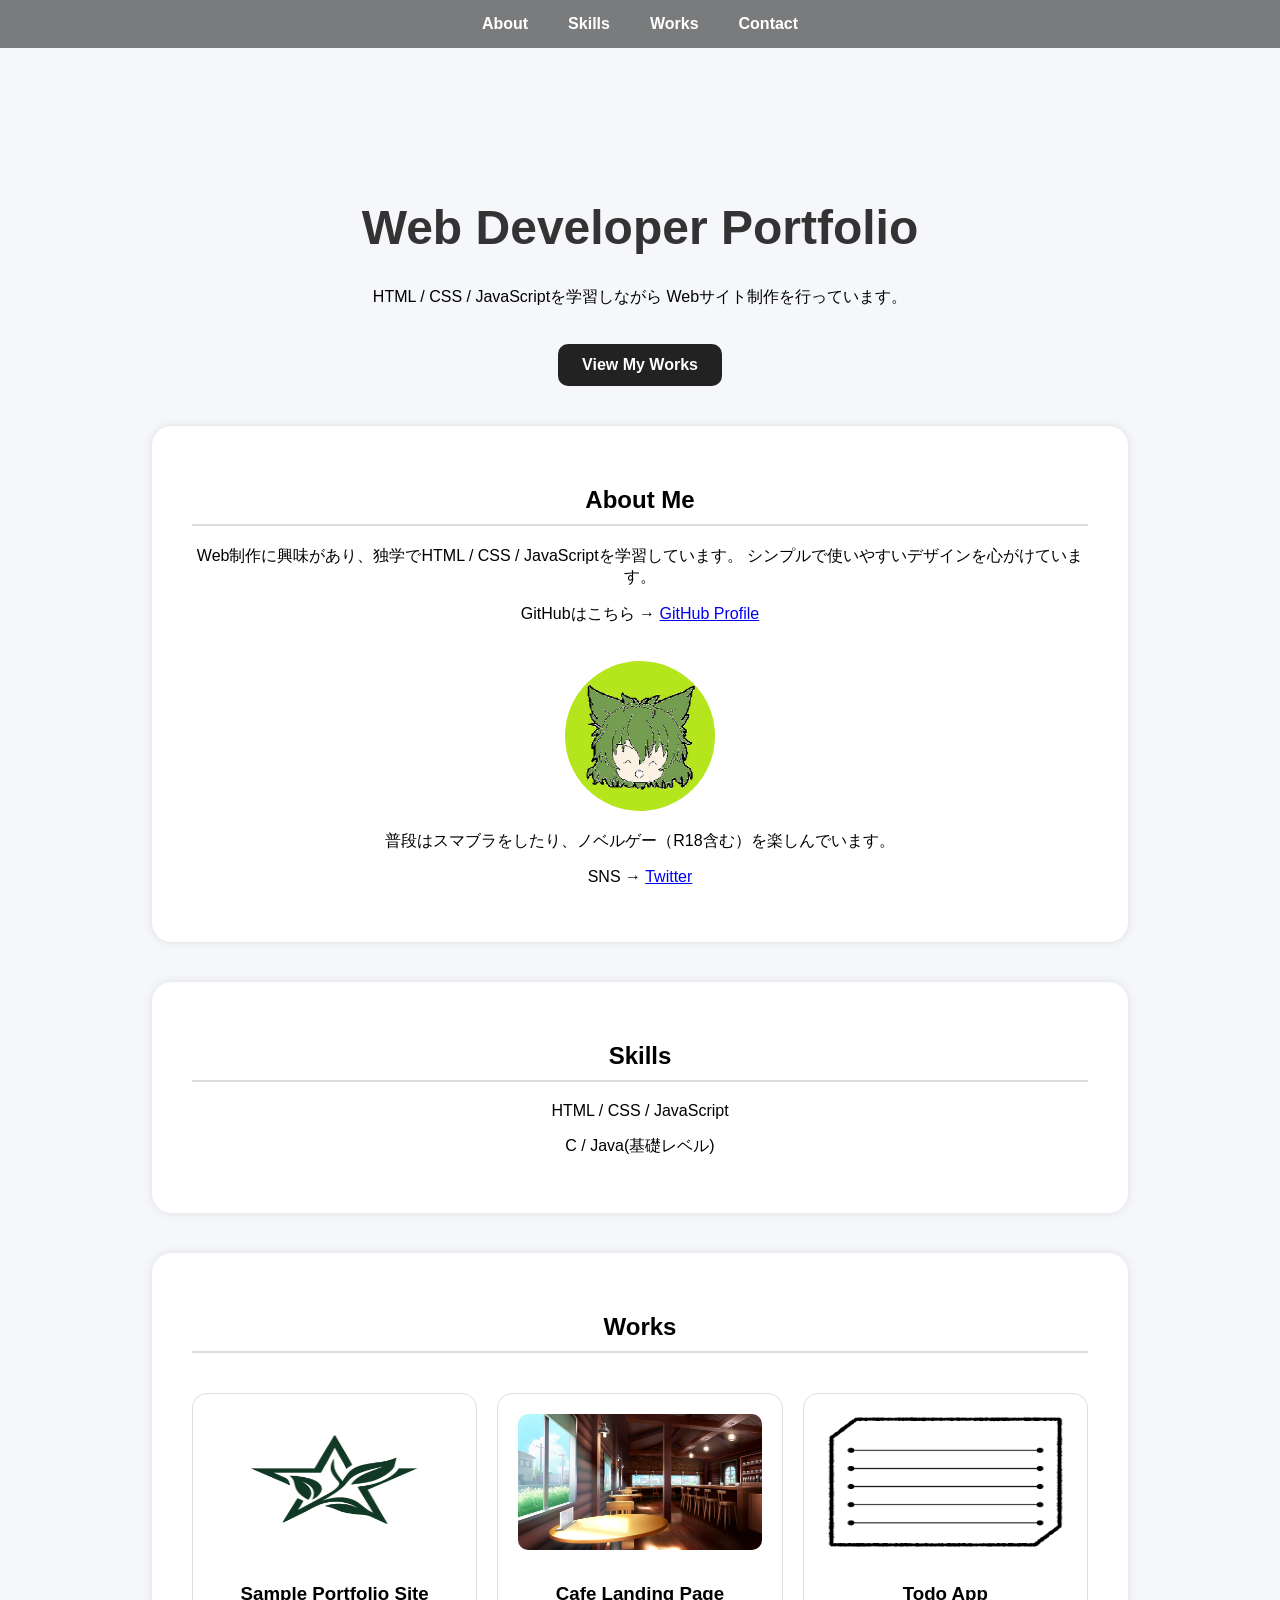
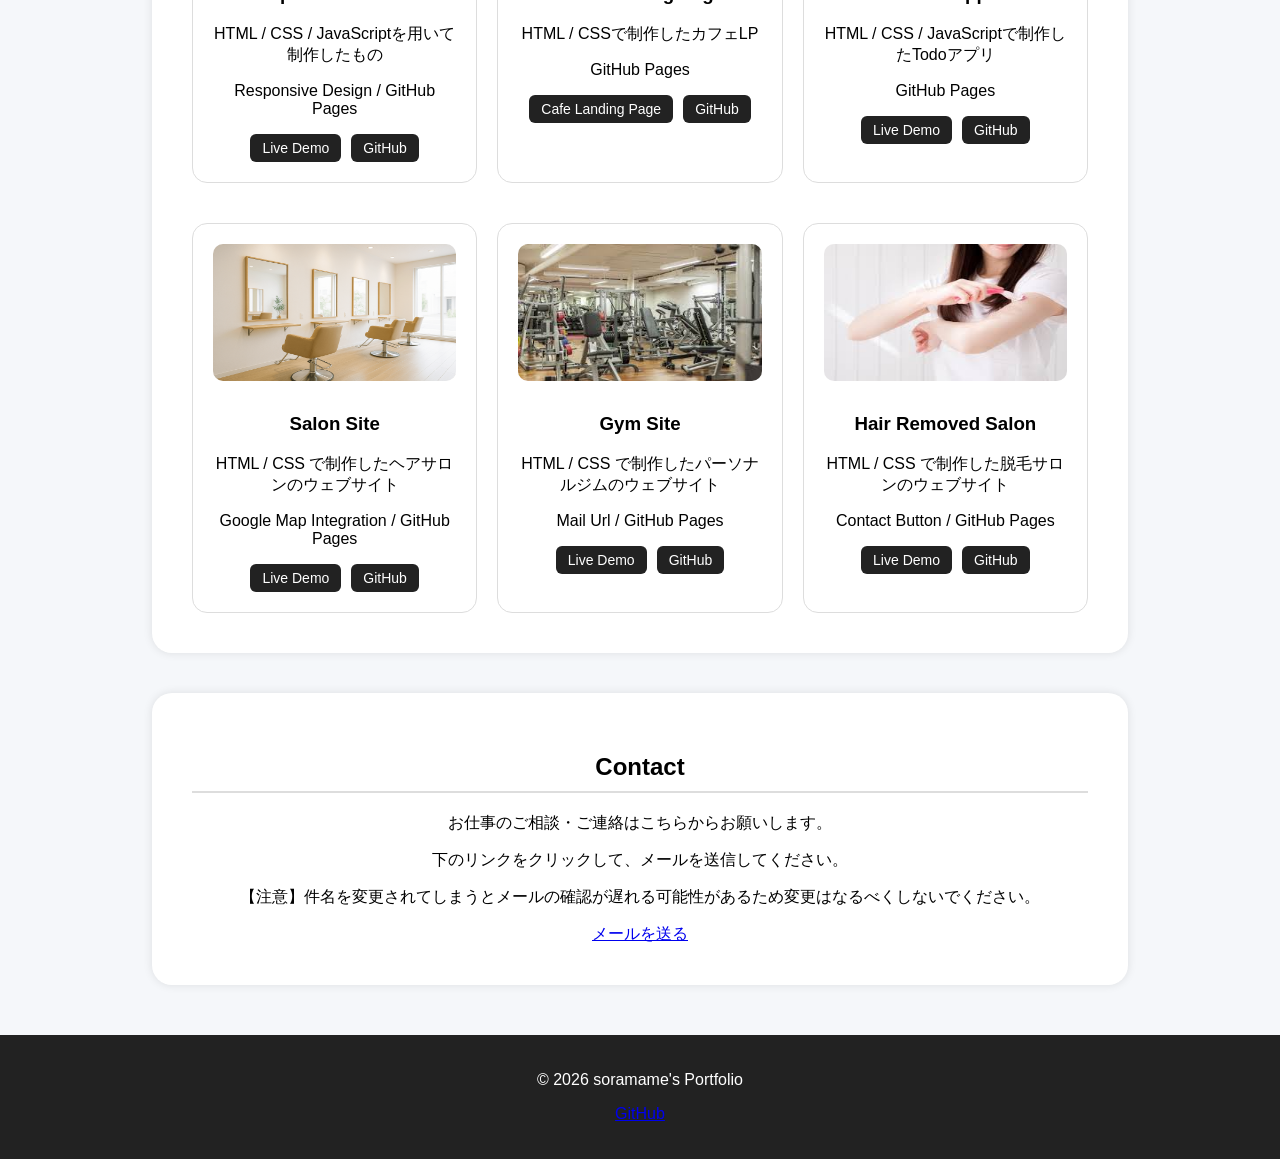
<file: index.html>
<!DOCTYPE html>
<html lang="ja">

    <head>
        <meta charset="UTF-8">
        <meta name="viewport" content="width=device-width, initial-scale=1.0">
        <title>My Site</title>
        <link rel="stylesheet" href="style.css">
    </head>

    <body>
    <nav>
        <ul>
            <li><a href="#about">About</a></li>
            <li><a href="#skills">Skills</a></li>
            <li><a href="#works">Works</a></li>
            <li><a href="#contact">Contact</a></li>
        </ul>
    </nav>

    <header>
        <h1>Web Developer Portfolio</h1>
            <p>
                HTML / CSS / JavaScriptを学習しながら  
                Webサイト制作を行っています。
            </p>
        <a href="#works" class="cta-button">View My Works</a>
    </header>

    <main>
        <section id="about" class="about fade-in">
            <h2>About Me</h2>
            <p>
                Web制作に興味があり、独学でHTML / CSS / JavaScriptを学習しています。  
                シンプルで使いやすいデザインを心がけています。
            </p>
            <p>
                GitHubはこちら →
                <a href="https://github.com/soramame378" target="_blank">
                    GitHub Profile
                </a>
            </p>

            <img src="images/icon.jpg" alt="プロフィール画像" class="profile-img">
            <p>普段はスマブラをしたり、ノベルゲー（R18含む）を楽しんでいます。</p>
            <p>
                SNS →
                <a href="https://x.com/soramame_pop90" target="_blank">
                    Twitter
                </a>
            </p>
        </section>

        <section id="skills" class="skills fade-in">
            <h2>Skills</h2>
            <p>HTML / CSS / JavaScript</p>
            <p>C / Java(基礎レベル)</p>
        </section>

        <section id="works" class="fade-in">
            <h2>Works</h2>
            <div class="works-container">
                
                <div class="work-item">
                    <img src="images/portfolio.png" alt="Portfolio Site">
                    <h3>Sample Portfolio Site</h3>
                    <p>HTML / CSS / JavaScriptを用いて制作したもの</p>
                    <p>Responsive Design / GitHub Pages</p>
                    <div class="work-links">

                        <a href="https://soramame378.github.io/web_01/" target="_blank">Live Demo</a>
                        <a href="https://github.com/soramame378/web_01" target="_blank">GitHub</a>

                    </div>
                </div>

                <div class="work-item">
                    <img src="cafe-lp/images/cafe.jpg" alt="Cafe Landing Page">
                    <h3>Cafe Landing Page</h3>
                    <p>HTML / CSSで制作したカフェLP</p>
                    <p>GitHub Pages</p>
                    <div class="work-links">
                        <a href="cafe-lp/index.html" target="_blank">Cafe Landing Page</a>
                        <a href="https://github.com/soramame378/web_01/tree/main/cafe-lp" target="_blank">GitHub</a>
                    </div>
                </div>

                <div class="work-item">
                        <img src="todo-app/images/to-do.jpg" alt="Todo App">
                        <h3>Todo App</h3>
                        <p>HTML / CSS / JavaScriptで制作したTodoアプリ</p>
                        <p>GitHub Pages</p>
                        <div class="work-links">
                            <a href="todo-app/index.html" target="_blank">Live Demo</a>
                            <a href="https://github.com/soramame378/web_01/tree/main/todo-app" target="_blank">GitHub</a>
                        </div>
                </div>

                <div class="work-item">
                        <img src="salon-site/images/salon.jpg" alt="Salon-Site">
                        <h3>Salon Site</h3>
                        <p>HTML / CSS で制作したヘアサロンのウェブサイト</p>
                        <p>Google Map Integration / GitHub Pages</p>
                        <div class="work-links">
                            <a href="salon-site/index.html" target="_blank">Live Demo</a>
                            <a href="https://github.com/soramame378/web_01/tree/main/salon-site" target="_blank">GitHub</a>
                        </div>
                </div>

                <div class="work-item">
                        <img src="gym-lp/images/gym01.jpg" alt="Gym-Site">
                        <h3>Gym Site</h3>
                        <p>HTML / CSS で制作したパーソナルジムのウェブサイト</p>
                        <p>Mail Url / GitHub Pages</p>
                        <div class="work-links">
                            <a href="gym-lp/index.html" target="_blank">Live Demo</a>
                            <a href="https://github.com/soramame378/web_01/tree/main/gym-lp" target="_blank">GitHub</a>
                        </div>
                </div>

                
                <div class="work-item">
                        <img src="hair-removed-salon/images/hair_removed_salon.jpg" alt="Hair Removed Salon">
                        <h3>Hair Removed Salon</h3>
                        <p>HTML / CSS で制作した脱毛サロンのウェブサイト</p>
                        <p>Contact Button / GitHub Pages</p>
                        <div class="work-links">
                            <a href="hair-removed-salon/index.html" target="_blank">Live Demo</a>
                            <a href="https://github.com/soramame378/web_01/tree/main/hair-removed-salon" target="_blank">GitHub</a>
                        </div>
                </div>
            </div>

        </section>

        <section id="contact" class="fade-in">
            <h2>Contact</h2>

            <p>お仕事のご相談・ご連絡はこちらからお願いします。</p>
            <p>下のリンクをクリックして、メールを送信してください。</p>
            <p>【注意】件名を変更されてしまうとメールの確認が遅れる可能性があるため変更はなるべくしないでください。</p>
            <a href="mailto:takafumi20020310@gmail.com?subject=サイト制作の相談&body=お名前：%0Aお問い合わせ内容：">
                メールを送る
            </a>

        </section>

    </main>

    <footer>
        <p>© 2026 soramame's Portfolio</p>
        <p>
            <a href="https://github.com/soramame378" target="_blank">
                GitHub
            </a>
        </p>

    </footer>

        <script src="script.js"></script>
    </body>
</html>
</file>
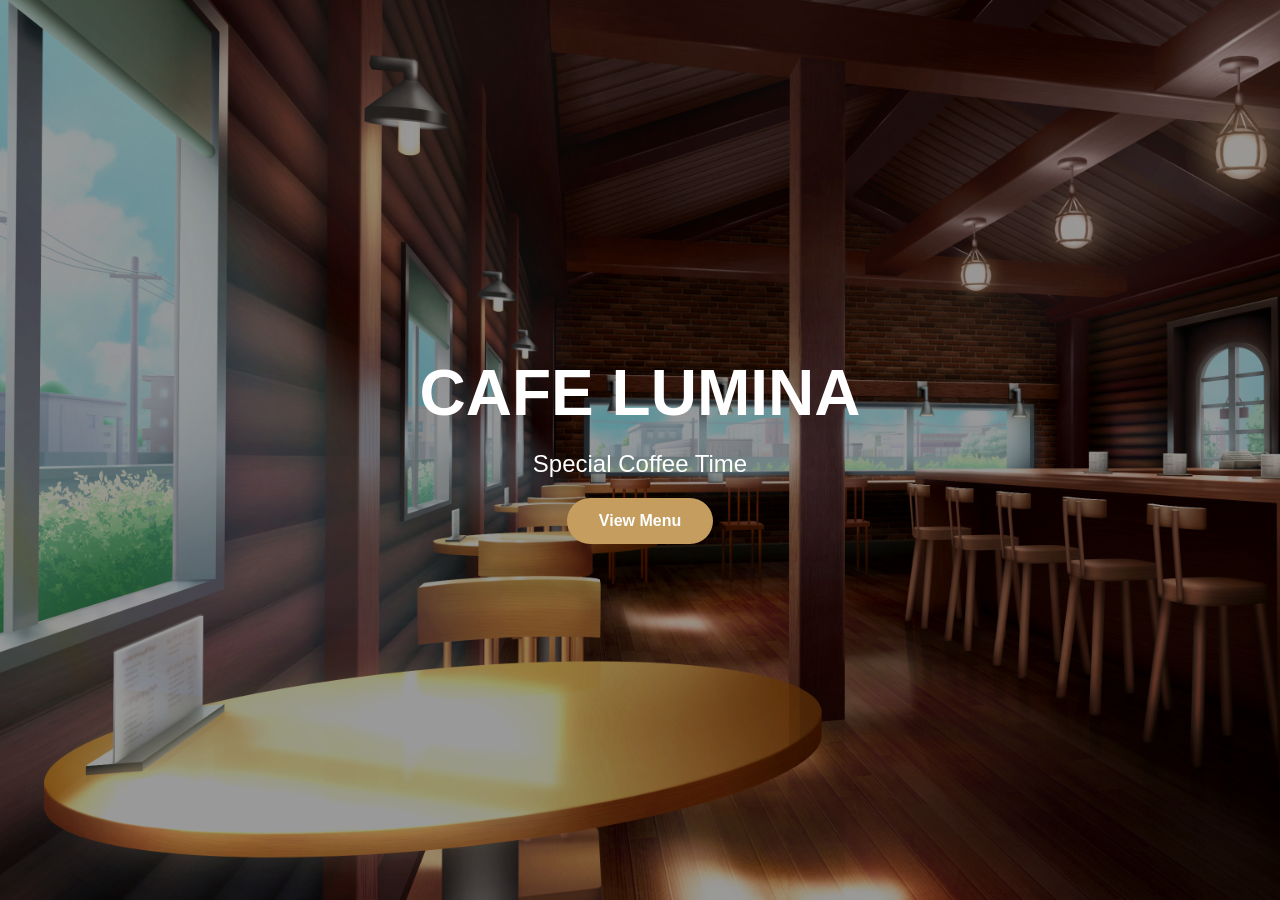
<file: cafe-lp/index.html>
<!DOCTYPE html>
<html lang="ja">
    <head>
        <meta charset="UTF-8">
        <meta name="viewport" content="width=device-width, initial-scale=1.0">
        <title>Cafe Lumina</title>
        <link rel="stylesheet" href="style.css">
    </head>

    <body>

        <header class="hero">

            <div class="hero-content">
                <h1>CAFE LUMINA</h1>
                <p>Special Coffee Time</p>
                <a href="#" class="hero-btn">View Menu</a>
            </div>

        </header>

    </body>
</html>
</file>
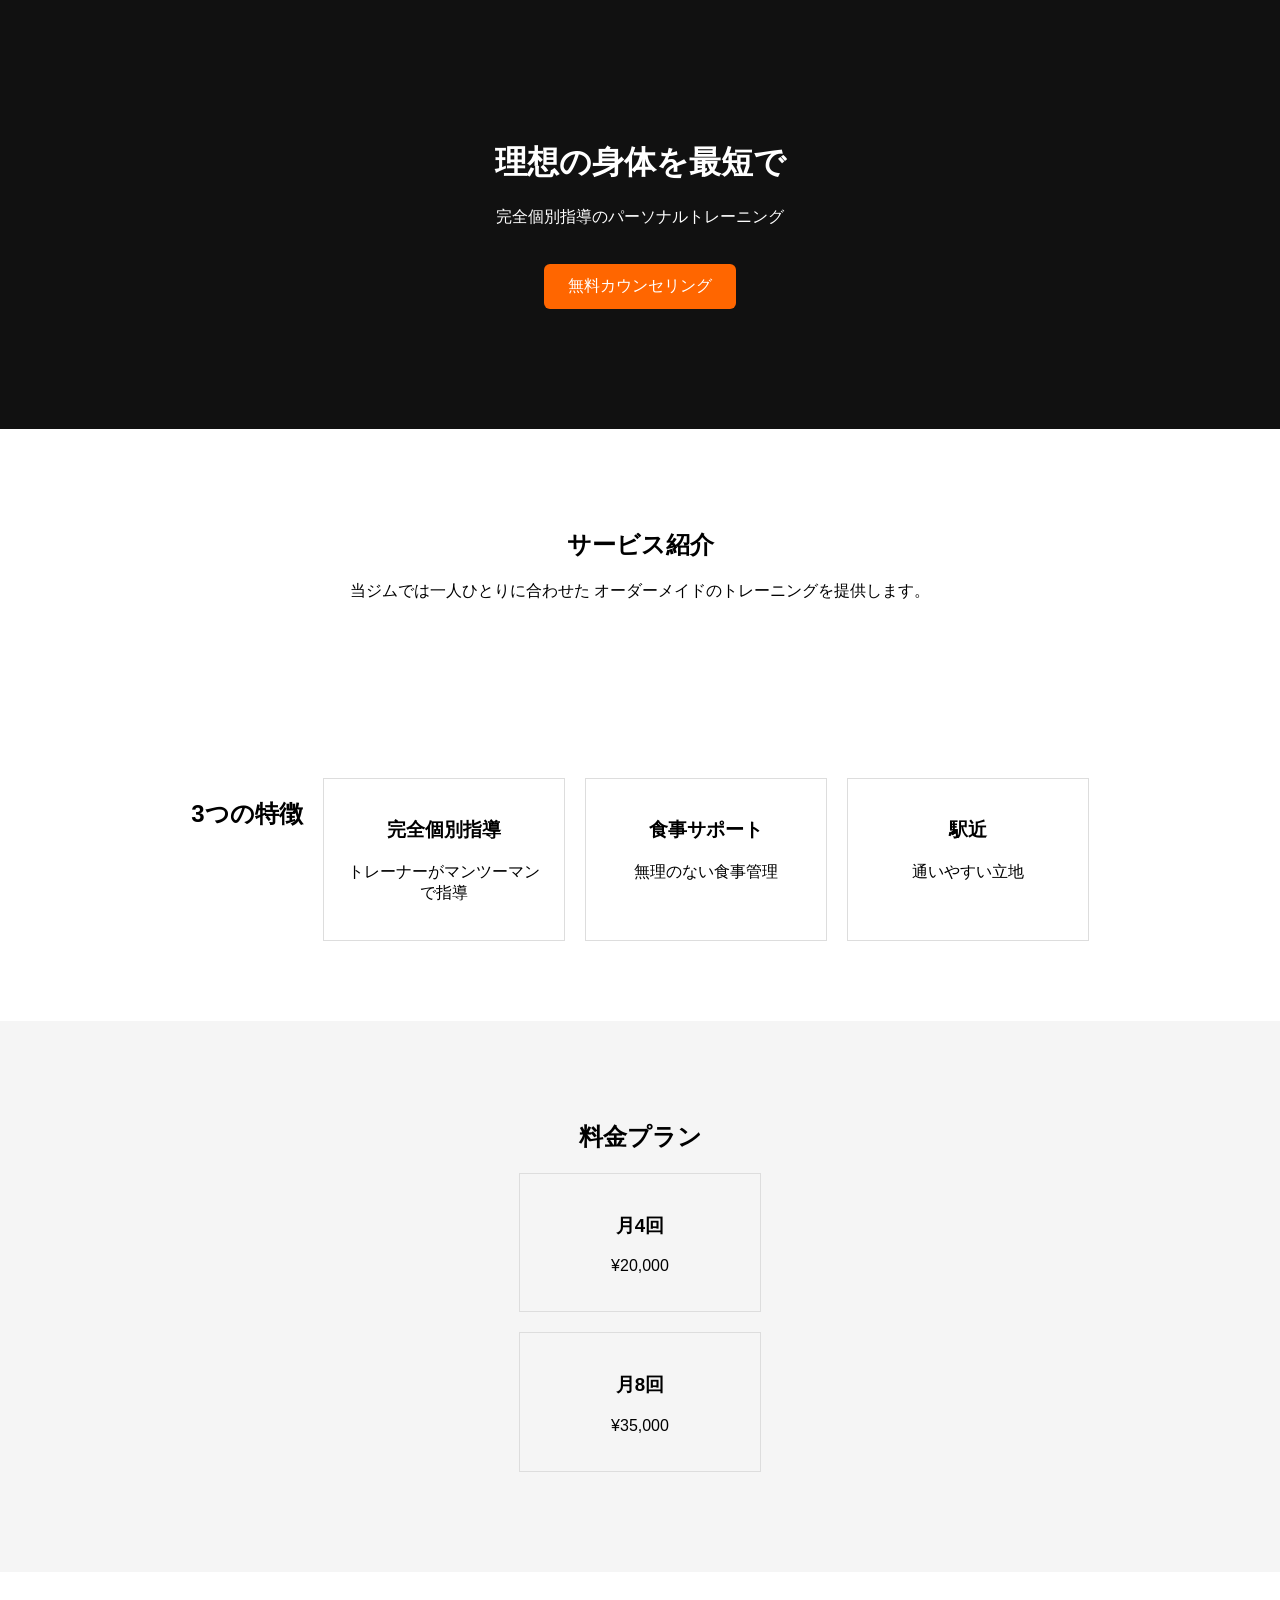
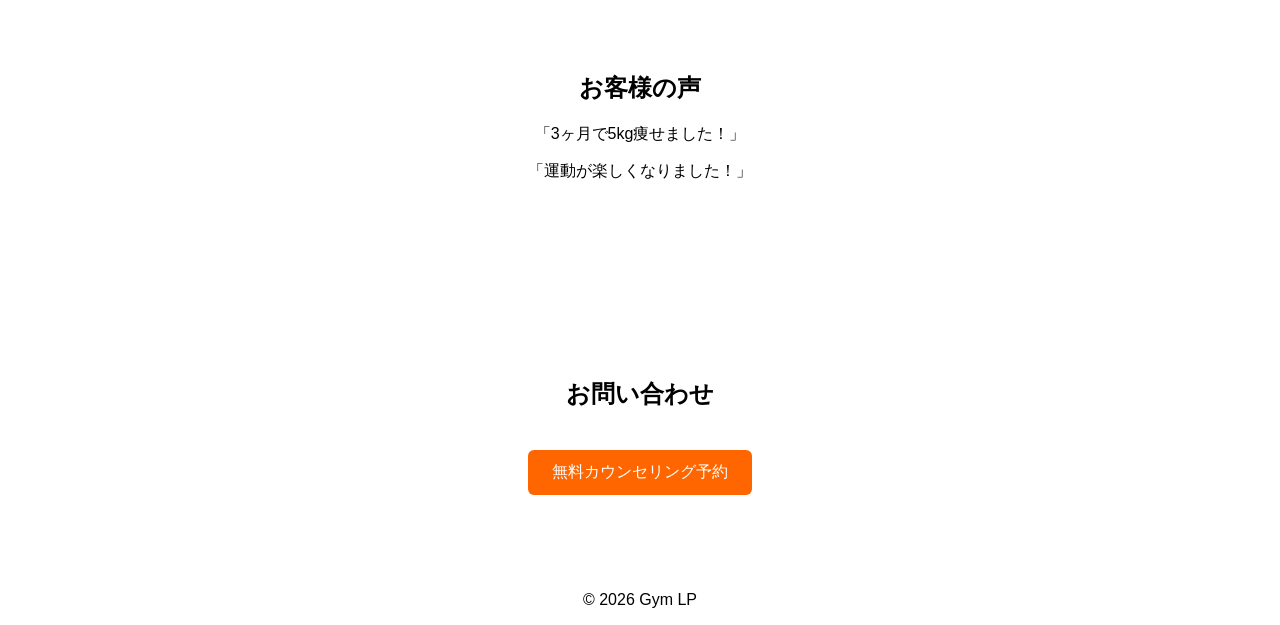
<file: gym-lp/index.html>
<!DOCTYPE html>
<html lang="ja">
    <head>
        <meta charset="UTF-8">
        <title>パーソナルジムLP</title>
        <link rel="stylesheet" href="style.css">
    </head>

    <body>

        <header class="hero">
            <h1>理想の身体を最短で</h1>
            <p>完全個別指導のパーソナルトレーニング</p>
            <a href="#contact" class="btn">無料カウンセリング</a>
        </header>

        <section class="about">
            <h2>サービス紹介</h2>
            <p>
            当ジムでは一人ひとりに合わせた
            オーダーメイドのトレーニングを提供します。
            </p>
        </section>

        <section class="features">
            <h2>3つの特徴</h2>

            <div class="feature">
                <h3>完全個別指導</h3>
                <p>トレーナーがマンツーマンで指導</p>
            </div>

            <div class="feature">
                <h3>食事サポート</h3>
                <p>無理のない食事管理</p>
            </div>

            <div class="feature">
                <h3>駅近</h3>
                <p>通いやすい立地</p>
            </div>

        </section>

        <section class="price">
            <h2>料金プラン</h2>

            <div class="plan">
                <h3>月4回</h3>
                <p>¥20,000</p>
            </div>

            <div class="plan">
                <h3>月8回</h3>
                <p>¥35,000</p>
            </div>

        </section>

        <section class="voice">
            <h2>お客様の声</h2>
            <p>「3ヶ月で5kg痩せました！」</p>
            <p>「運動が楽しくなりました！」</p>
        </section>

        <section id="contact">
            <h2>お問い合わせ</h2>
            <a href="mailto:your@email.com" class="btn">無料カウンセリング予約</a>
        </section>

        <footer>
            <p>© 2026 Gym LP</p>
        </footer>

    </body>
</html>
</file>
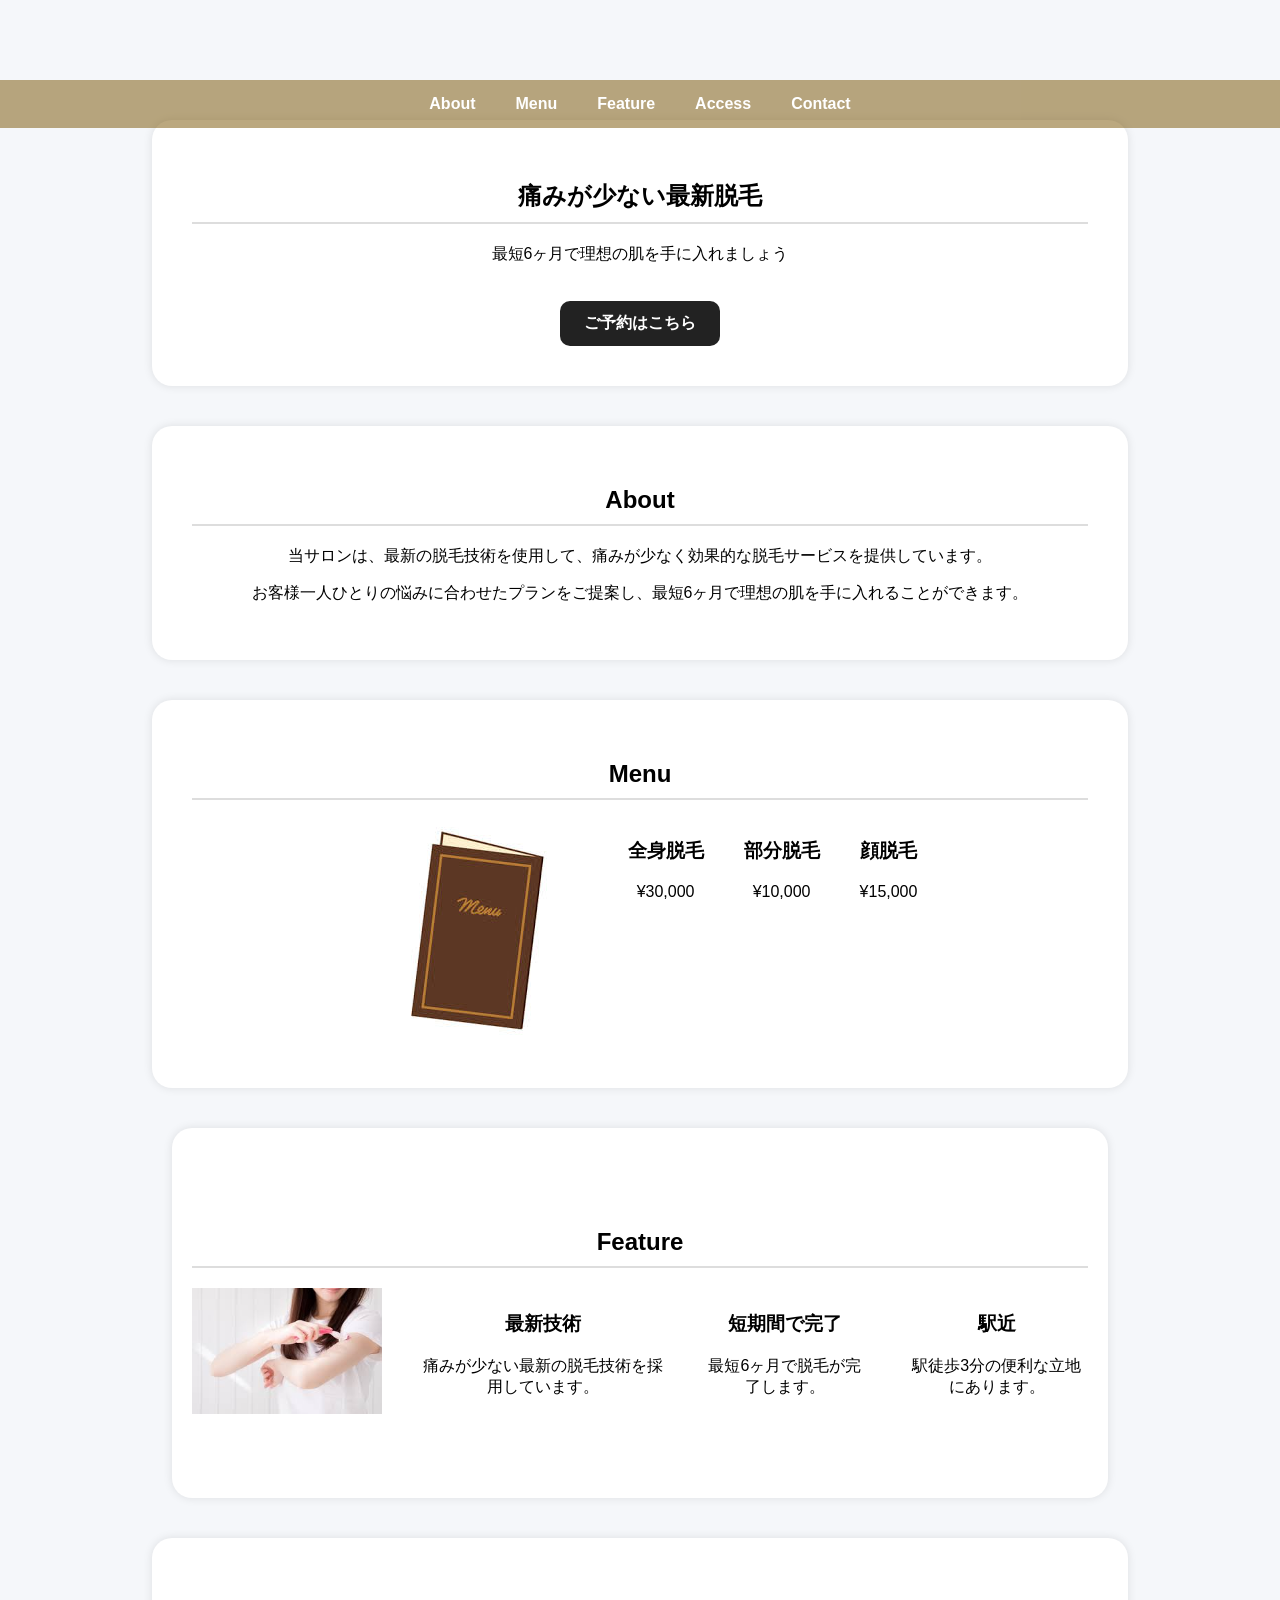
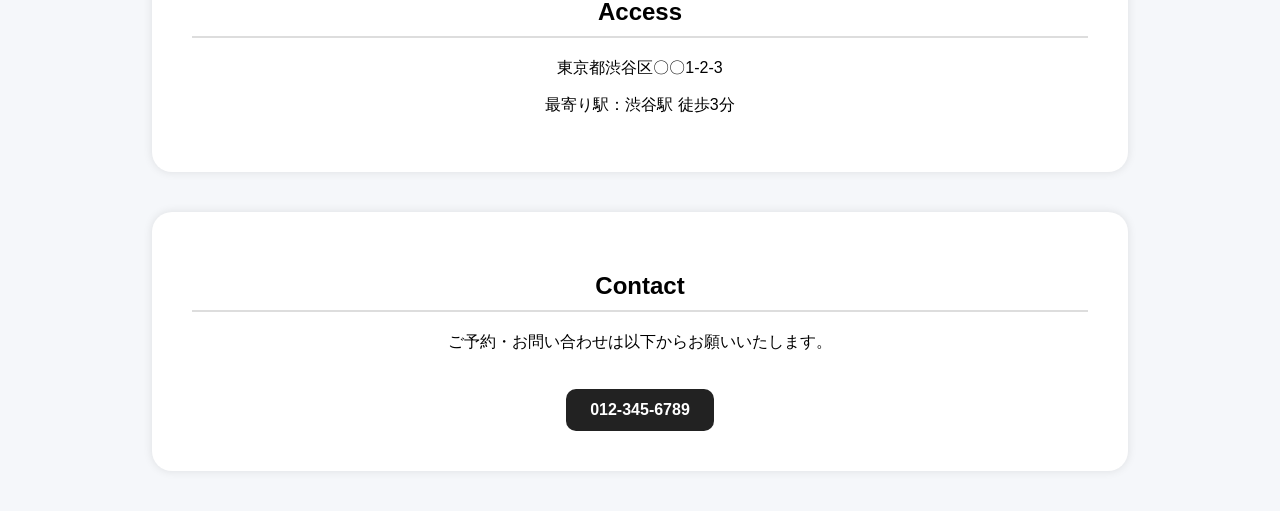
<file: hair-removed-salon/index.html>
<!DOCTYPE html>
<html lang="ja">
    <head>
        <meta charset="UTF-8">
        <meta name="viewport" content="width=device-width, initial-scale=1.0">
        <title>脱毛サロン</title>
        <link rel="stylesheet" href="style.css">
    </head>

    <body>
        <!-- ヘッダー -->
        <header>
            <nav>
                <ul class="nav-links">
                    <li><a href="#about">About</a></li>
                    <li><a href="#menu">Menu</a></li>
                    <li><a href="#feature">Feature</a></li>
                    <li><a href="#access">Access</a></li>
                    <li><a href="#contact">Contact</a></li>
                </ul>
            </nav>
        </header>

        <!-- ヒーローセクション -->
        <section class="hero">
            <div class="hero-text">
                <h2>痛みが少ない最新脱毛</h2>
                <p>最短6ヶ月で理想の肌を手に入れましょう</p>
                <a href="#contact" class="cta-button">ご予約はこちら</a>
            </div>
        </section>

        <!-- aboutセクション -->
        <section id="about">
            <h2>About</h2>
            <p>当サロンは、最新の脱毛技術を使用して、痛みが少なく効果的な脱毛サービスを提供しています。</p>
            <p>お客様一人ひとりの悩みに合わせたプランをご提案し、最短6ヶ月で理想の肌を手に入れることができます。</p>
        </section>

        <!-- menuセクション -->
        <section id="menu">
            <h2>Menu</h2>
            <div class="menu-inner">
                <div class="menu-img">
                    <img src="images/menu.jpg" alt="脱毛メニュー">
                </div>

                <div class="menu-card">
                    <h3>全身脱毛</h3>
                    <p>¥30,000</p>
                </div>
                <div class="menu-card">
                    <h3>部分脱毛</h3>
                    <p>¥10,000</p>
                </div>
                <div class="menu-card">
                    <h3>顔脱毛</h3>
                    <p>¥15,000</p>
                </div>
            </div>
        </section>
        
        <!-- featureセクション -->
        <section id="feature" class="feature">
            <h2>Feature</h2>
            <div class="feature-inner">
                <div class="feature-img">
                    <img src="images/hair_removed_salon.jpg" alt="脱毛サロン">
                </div>

                <div class="feature-card">
                    <h3>最新技術</h3>
                    <p>痛みが少ない最新の脱毛技術を採用しています。</p>
                </div>
                <div class="feature-card">
                    <h3>短期間で完了</h3>
                    <p>最短6ヶ月で脱毛が完了します。</p>
                </div>
                <div class="feature-card">
                    <h3>駅近</h3>
                    <p>駅徒歩3分の便利な立地にあります。</p>
                </div>
            </div>
        </section>

        <section id="access">
            <h2>Access</h2>
            <p>東京都渋谷区〇〇1-2-3</p>
            <p>最寄り駅：渋谷駅 徒歩3分</p>
        </section>

        <section id="contact">
            <h2>Contact</h2>
            <p>ご予約・お問い合わせは以下からお願いいたします。</p>
            <a href="tel:0123456789" class="cta-button">012-345-6789</a>
        </section>

    </body>
</html>
</file>
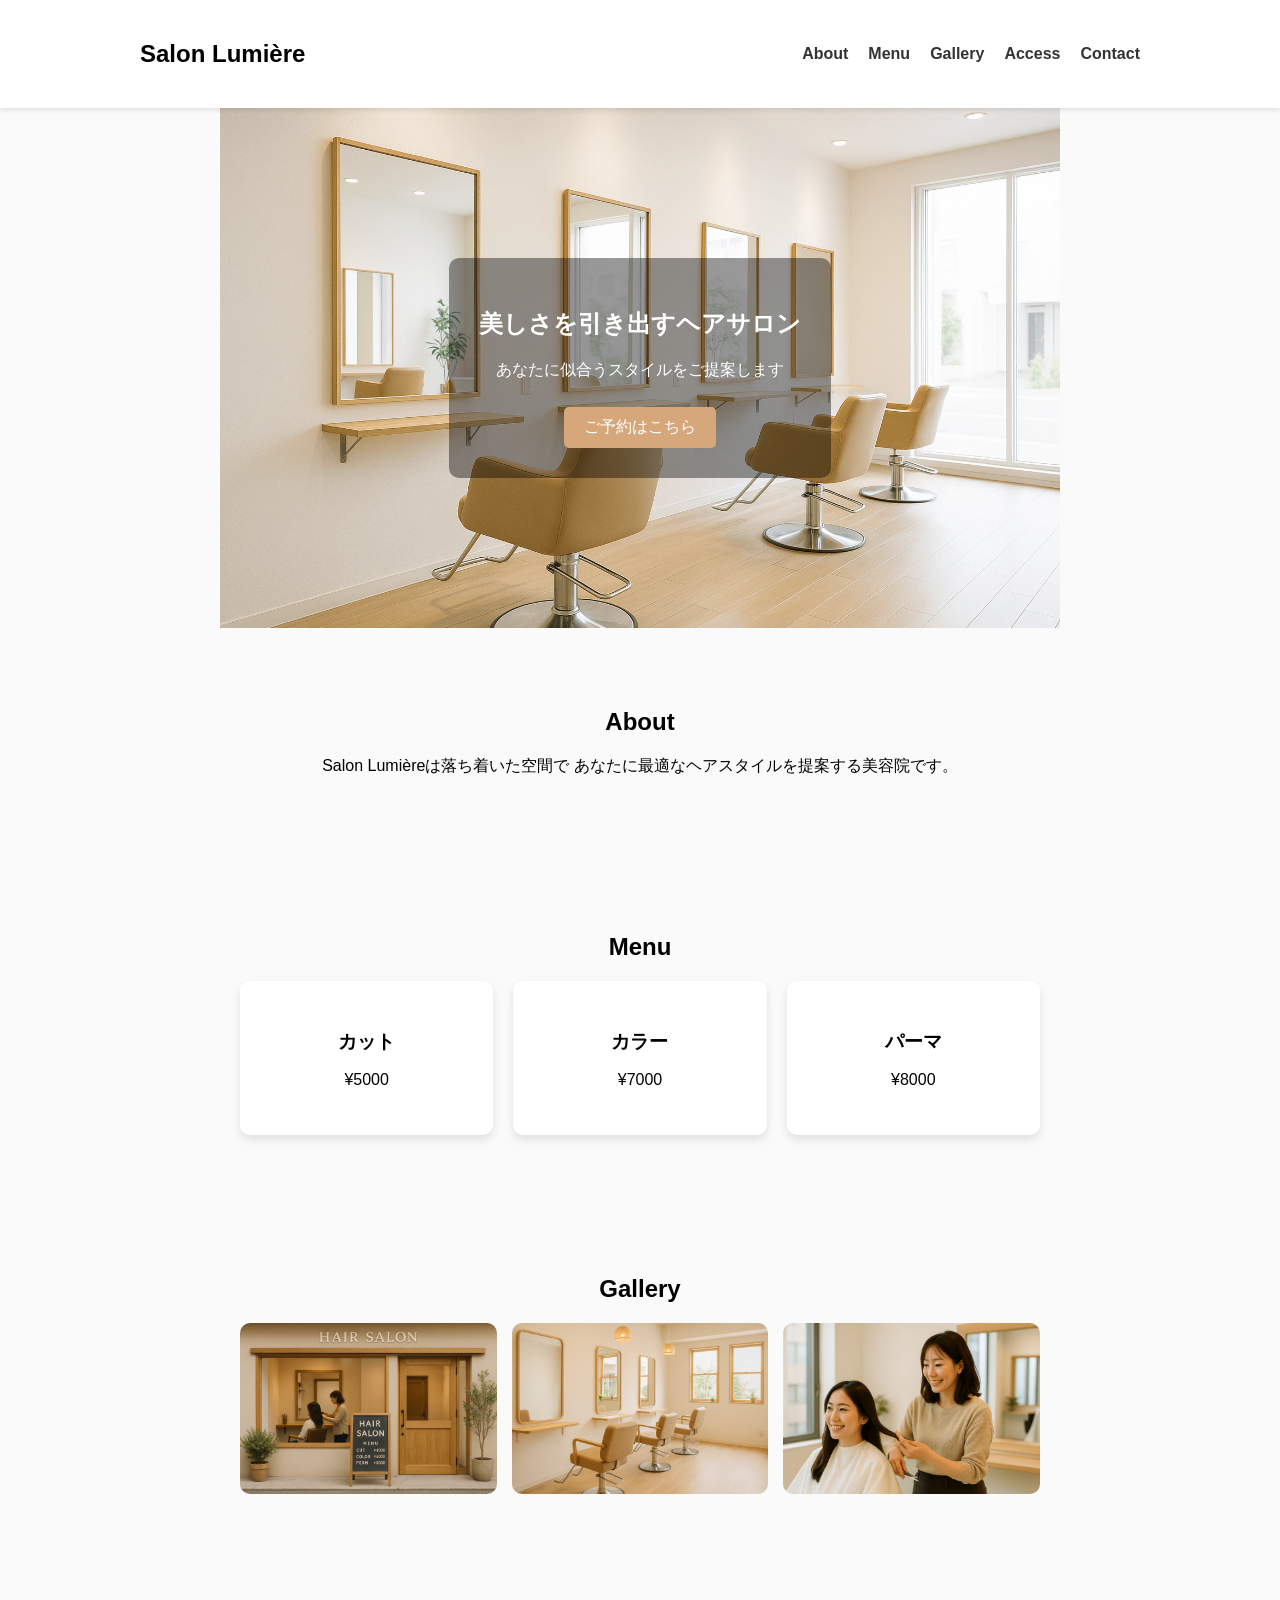
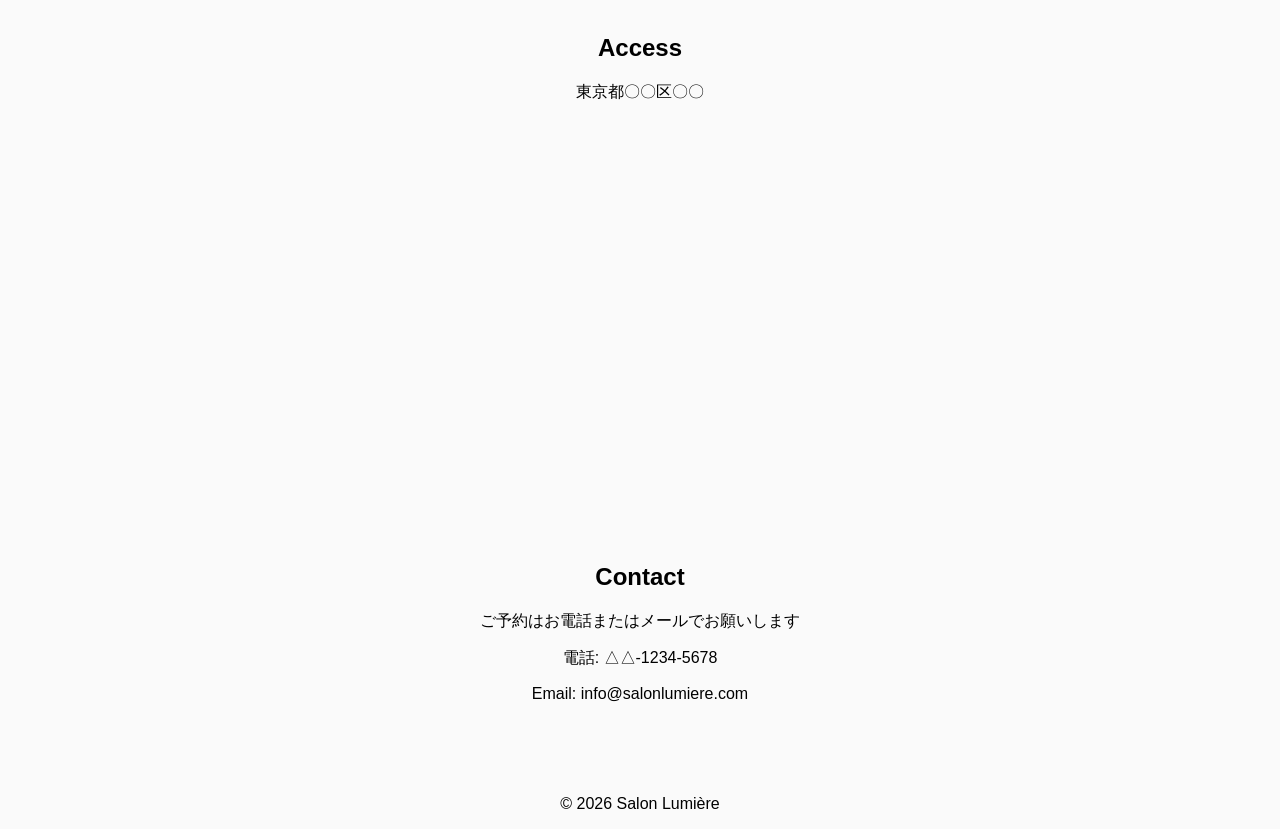
<file: salon-site/index.html>
<!DOCTYPE html>
<html lang="ja">

    <head>
        <meta charset="UTF-8">
        <meta name="viewport" content="width=device-width, initial-scale=1.0">
        <title>Salon Lumière</title>
        <link rel="stylesheet" href="style.css">
    </head>

    <body>
        <header>
            <nav>
            <h1 class="logo">Salon Lumière</h1>

                <ul class="nav-links">
                    <li><a href="#about">About</a></li>
                    <li><a href="#menu">Menu</a></li>
                    <li><a href="#gallery">Gallery</a></li>
                    <li><a href="#access">Access</a></li>
                    <li><a href="#contact">Contact</a></li>
                </ul>
            </nav>
        </header>

        <section class="hero">
            <div class="hero-text">
                <h2>美しさを引き出すヘアサロン</h2>
                <p>あなたに似合うスタイルをご提案します</p>
                <a href="#contact" class="cta-button">
                ご予約はこちら
                </a>
            </div>
        </section>


        <section id="about">
            <h2>About</h2>
            <p>
            Salon Lumièreは落ち着いた空間で
            あなたに最適なヘアスタイルを提案する美容院です。
            </p>
        </section>


        <section id="menu">
        <h2>Menu</h2>
            <div class="menu-container">
                <div class="menu-card">
                    <h3>カット</h3>
                    <p>¥5000</p>
                </div>
                <div class="menu-card">
                    <h3>カラー</h3>
                    <p>¥7000</p>
                </div>
                <div class="menu-card">
                    <h3>パーマ</h3>
                    <p>¥8000</p>
                </div>
            </div>
        </section>

        <section id="gallery">
            <h2>Gallery</h2>
            <div class="gallery-container">
                <img src="images/style1.jpg">
                <img src="images/style2.jpg">
                <img src="images/style3.jpg">
            </div>
        </section>

        <section id="access">
            <h2>Access</h2>
            <p>東京都〇〇区〇〇</p>
            <iframe
                src="https://www.google.com/maps?q=tokyo&output=embed"
                width="100%"
                height="300"
                style="border:0;"
                allowfullscreen=""
                loading="lazy">
            </iframe>
        </section>

        <section id="contact">
            <h2>Contact</h2>
            <p>ご予約はお電話またはメールでお願いします</p>
            <p>電話: △△-1234-5678</p>
            <p>Email: info@salonlumiere.com</p>
        </section>

        <footer>
            <p>© 2026 Salon Lumière</p>
        </footer>

    </body>
</html>
</file>
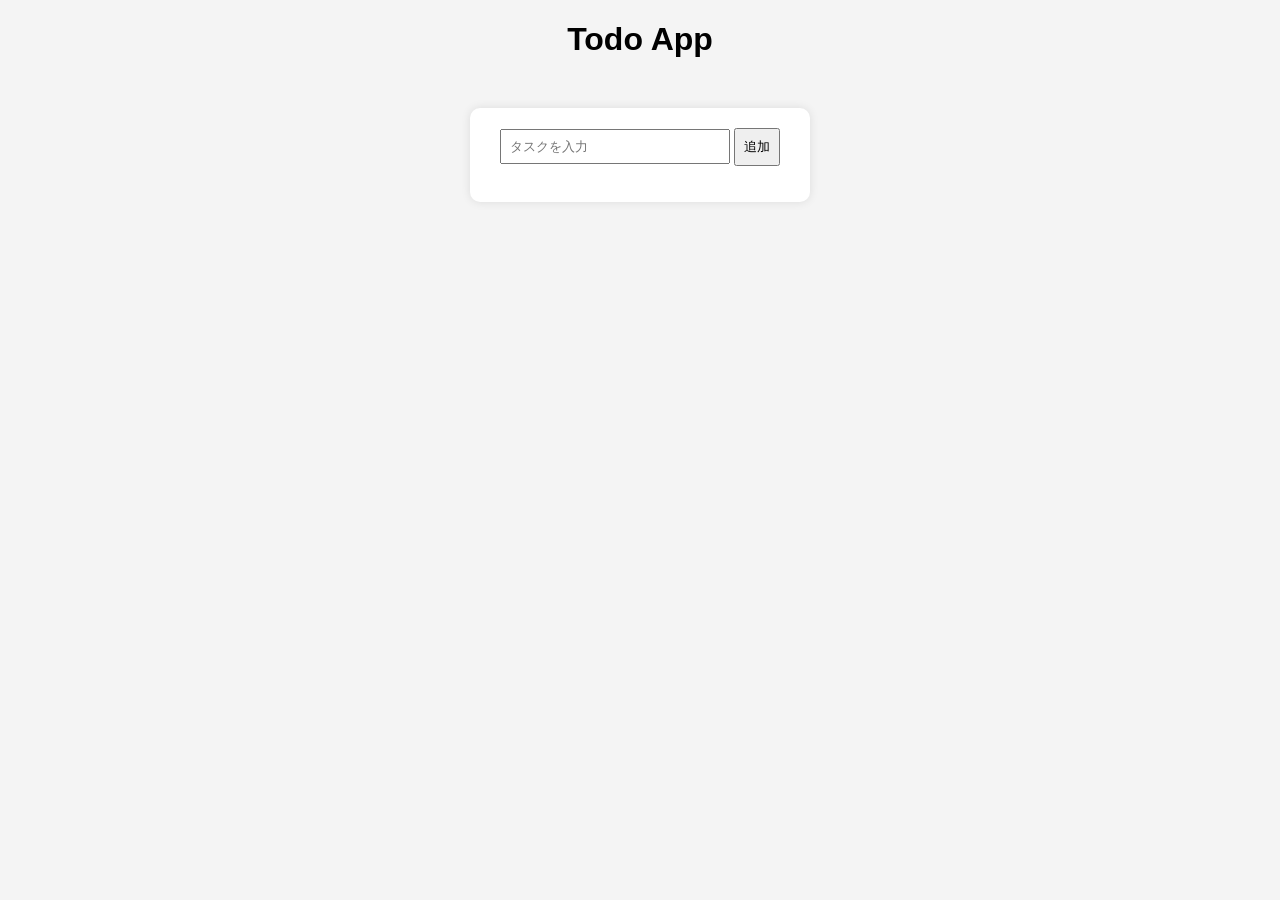
<file: todo-app/index.html>
<!DOCTYPE html>
    <html lang="ja">
        <head>
        <meta charset="UTF-8">
        <title>Todo App</title>
        <link rel="stylesheet" href="style.css">
    </head>

    <body>
        <h1>Todo App</h1>

        <div class="todo-container">
            <input type="text" id="todo-input" placeholder="タスクを入力">
            <button id="add-button">追加</button>
            <ul id="todo-list"></ul>
        </div>
        <script src="script.js"></script>
    </body>
</html>
</file>
<file: style.css>
/*スクロールのスムーズ化*/
html {
    scroll-behavior: smooth;
}

/*ヘッダーの下を80ピクセル開ける*/
header {
    padding-top: 80px;
}

/* 全体を中央寄せにして、見やすくする基本設定 */
body {
    margin: 0;
    font-family: Arial, sans-serif;
    background-color: #f5f7fa; /* 背景を少し柔らかく */
    text-align: center;
}

/* ヘッダー部分 */
h1 {
    margin-top: 120px;
    font-size: 48px;
    color: #333;
}

/* ポートフォリオセクションデザイン */
section {
    background: white;
    margin: 40px auto;
    padding: 40px;
    width: 70%;
    border-radius: 20px;
    box-shadow: 0 0 10px rgba(0,0,0,0.1);
}

/* 見出しデザイン */
h2 {
    border-bottom: 2px solid #ddd;
    padding-bottom: 10px;
}

/* ナビゲーションバー */
nav {
    position: fixed;
    width: 100%;
    background-color: rgba(0, 0, 0, 0.5); /* 黒色の半透明背景 */
    padding: 15px 0;
}

nav ul {
    list-style: none;
    display: flex;
    justify-content: center;
    margin: 0;
    padding: 0;
}

nav ul li {
    margin: 0 20px;
}

nav ul li a {
    color: white;
    text-decoration: none;
    font-weight: bold;
}

/* CTAボタン */
.cta-button {
    display: inline-block;
    margin-top: 20px;
    padding: 12px 24px;
    background-color: #222;
    color: white;
    text-decoration: none;
    border-radius: 10px;
    font-weight: bold;
    transition: 0.3s;
}

.cta-button:hover {
    background-color: #444;
    transform: translateY(-2px);
}

/* フェードイン初期状態 */
.fade-in {
    opacity: 0;                 /* 最初は透明 */
    transform: translateY(40px); /* 少し下にずらす */
    transition: all 1s ease;     /* 1秒で変化 */
}

/* 表示されたときの状態 */
.fade-in.active {
    opacity: 1;
    transform: translateY(0);
}

/* プロフィール画像 */
.profile-img {
    width: 150px;
    border-radius: 50%;
    margin-top: 20px;
}

/* 作品カード */
.work-item {
    margin-top: 20px;
    padding: 20px;
    border: 1px solid #ddd;
    border-radius: 15px;
    text-decoration: none;
    color: black;

    transition: all 0.3s ease;
}

/*worksカードの画像*/
.work-item img {
    aspect-ratio: 16 / 9; /* 横16:縦9 */
    width: 100%;
    border-radius: 10px;
    margin-bottom: 10px;

    transition: transform 0.3s ease;
}

/*マウスを載せると浮くアニメーション*/
.work-item:hover {
    transform: translateY(-8px);
    box-shadow: 0 10px 20px rgba(0,0,0,0.15);
}
/*カードにマウス乗せる → 画像が少しズーム*/
.work-item:hover img {
    transform: scale(1.05);
}

/* Worksカードレイアウト */
.works-container {
    display: grid;
    grid-template-columns: repeat(auto-fit, minmax(250px, 1fr));
    gap: 20px;
}

/* Worksリンク */
.work-links {
    margin-top: 10px;
    display: flex;
    gap: 10px;
    justify-content: center;
}

.work-links a {
    padding: 6px 12px;
    background-color: #222;
    color: white;
    text-decoration: none;
    border-radius: 6px;
    font-size: 14px;
}

.work-links a:hover {
background-color: #444;
}

/* contactフォーム
.contact-form {
    display: flex;
    flex-direction: column;
    gap: 15px;
    margin-top: 20px;
}

.contact-form input,
.contact-form textarea {
    padding: 10px;
    border-radius: 8px;
    border: 1px solid #ccc;
    font-size: 16px;
}

.contact-form textarea {
    height: 120px;
    resize: none;
}

.contact-form button {
    padding: 12px;
    border: none;
    border-radius: 8px;
    background-color: #222;
    color: white;
    font-size: 16px;
    cursor: pointer;
}

.contact-form button:hover {
    background-color: #444;
}

 */

/* Contactボタン */

.contact-button {
    display: inline-block;
    margin-top: 20px;
    padding: 12px 25px;
    background-color: #222;
    color: white;
    text-decoration: none;
    border-radius: 8px;
    font-weight: bold;
}

.contact-button:hover {
    opacity: 0.8;
}

/* フッター */
footer {
    margin-top: 50px;
    padding: 20px;
    background-color: #222;
    color: white;
}


/* スマホ対応 */
@media (max-width: 768px) {

    section {
        width: 90%;
        padding: 25px;
    }

    h1 {
        font-size: 32px;
        margin-top: 80px;
    }

    nav ul {
        flex-direction: column;
    }

    nav ul li {
        margin: 10px 0;
    }

    .works-container {
    grid-template-columns: 1fr;
    }

}
</file>
<file: cafe-lp/style.css>
/*スタイルシート*/
body {
    margin: 0;
    font-family: Arial, sans-serif;
}

/* ヒーローエリア */
.hero {
    height: 100vh;

    background-image: url("images/cafe.jpg");
    background-size: cover;
    background-position: center;

    display: flex;
    justify-content: center;
    align-items: center;

    text-align: center;
    color: white;

    position: relative;
}

/* 黒フィルター */
.hero::before {
    content: "";
    position: absolute;
    top: 0;
    left: 0;

    width: 100%;
    height: 100%;

    background: rgba(0,0,0,0.4);
}

.hero-content {
    position: relative;
    z-index: 1;
}

/* テキスト */
.hero h1 {
    font-size: 64px;
    margin: 0;
}

.hero p {
    font-size: 24px;
    margin: 20px 0;
}

/* ボタン */
.hero-btn {
    display: inline-block;
    padding: 14px 32px;

    background: #c59d5f;
    color: white;

    text-decoration: none;
    border-radius: 30px;

    font-weight: bold;
    transition: 0.3s;
}

.hero-btn:hover {
    transform: translateY(-3px);
    box-shadow: 0 10px 20px rgba(0,0,0,0.3);
}

/*スマホ対応*/
@media (max-width: 768px){

    .hero h1{
    font-size: 40px;
    }

    .hero p{
    font-size: 18px;
    }

}
</file>
<file: gym-lp/style.css>
body{
    font-family: Arial;
    margin:0;
    text-align:center;
}

.hero{
    background:#111;
    color:white;
    padding:120px 20px;
}

.btn{
    display:inline-block;
    background:#ff6600;
    color:white;
    padding:12px 24px;
    margin-top:20px;
    text-decoration:none;
    border-radius:6px;
    }

section{
    padding:80px 20px;
}

.features{
    display:flex;
    justify-content:center;
    gap:20px;
}

.feature{
    border:1px solid #ddd;
    padding:20px;
    width:200px;
}

.price{
    background:#f5f5f5;
}

.plan{
    margin:20px auto;
    padding:20px;
    border:1px solid #ddd;
    width:200px;
}
</file>
<file: hair-removed-salon/style.css>
/*スクロールのスムーズ化*/
html {
    scroll-behavior: smooth;
}

/*ヘッダーの下を80ピクセル開ける*/
header {
    padding-top: 80px;
}

/* 全体を中央寄せにして、見やすくする基本設定 */
body {
    margin: 0;
    font-family: Arial, sans-serif;
    background-color: #f5f7fa; /* 背景を少し柔らかく */
    text-align: center;
}

/* ヘッダー部分 */
h1 {
    margin-top: 120px;
    font-size: 48px;
    color: #333;
}

/* ヘッダー部分 */
h1 {
    margin-top: 120px;
    font-size: 48px;
    color: #333;
}

/* ポートフォリオセクションデザイン */
section {
    background: white;
    margin: 40px auto;
    padding: 40px;
    width: 70%;
    border-radius: 20px;
    box-shadow: 0 0 10px rgba(0,0,0,0.1);
}

/* 見出しデザイン */
h2 {
    border-bottom: 2px solid #ddd;
    padding-bottom: 10px;
}

/* ナビゲーションバー */
nav {
    position: fixed;
    width: 100%;
    background-color: rgba(123, 86, 6, 0.514); /* 薄緑の半透明背景 */
    padding: 15px 0;
}

nav ul {
    list-style: none;
    display: flex;
    justify-content: center;
    margin: 0;
    padding: 0;
}

nav ul li {
    margin: 0 20px;
}

nav ul li a {
    color: white;
    text-decoration: none;
    font-weight: bold;
}

/*メニューの並び替え*/
.menu-inner{
    display:flex;
    gap:40px;
    justify-content:center;
}

/*中央寄せ*/
.feature{
    padding:80px 20px;
}

.feature-inner{
    max-width:1000px;
    margin:auto;
}

/* 特徴セクション Flexbox */
.feature-inner{
    display:flex;
    gap:40px;
    align-items:center;
}

/*画像サイズ*/
.feature-img img{
    width:100%;
    max-width:400px;
}

/*テキスト装飾*/
.feature-text h2{
    font-size:28px;
    margin-bottom:20px;
}

.feature-text li{
    margin-bottom:10px;
}

/* CTAボタン */
.cta-button {
    display: inline-block;
    margin-top: 20px;
    padding: 12px 24px;
    background-color: #222;
    color: white;
    text-decoration: none;
    border-radius: 10px;
    font-weight: bold;
    transition: 0.3s;
}

.cta-button:hover {
    background-color: #444;
    transform: translateY(-2px);
}

/*スマホ対応*/
@media (max-width:768px){

    .feature-inner{
        flex-direction:column;
    }

    .menu-inner{
        flex-direction:column;
    }
}
</file>
<file: salon-site/style.css>
body{
    margin:0;
    font-family:Arial, sans-serif;
    background:#fafafa;
    text-align:center;
}

/* ナビ */
header{
    background:white;
    box-shadow:0 2px 5px rgba(0,0,0,0.1);
    position:sticky;
    top:0;
    z-index:1000;
}

nav{
    display:flex;
    justify-content:space-between;
    align-items:center;
    padding:20px;
    max-width:1000px;
    margin:auto;
}

.logo{
    font-size:24px;
}

.nav-links{
    list-style:none;
    display:flex;
    gap:20px;
    padding:0;
}

.nav-links a{
    text-decoration:none;
    color:#333;
    font-weight:bold;
}

/* Hero */
.hero{
    height:400px;
    background:url("images/salon.jpg") center/cover;
    display:flex;
    align-items:center;
    justify-content:center;
    color:white;
}

.hero-text{
    background:rgba(0,0,0,0.4);
    padding:30px;
    border-radius:10px;
}

.cta-button{
    display:inline-block;
    margin-top:10px;
    padding:10px 20px;
    background:#d6a77a;
    color:white;
    text-decoration:none;
    border-radius:5px;
}

/* section */
section{
    padding:60px 20px;
    max-width:800px;
    margin:auto;
}

h2{
    margin-bottom:20px;
}

/*メニューのカード情報*/
.menu-container{
    display:grid;
    grid-template-columns:repeat(3,1fr);
    gap:20px;
}

.menu-card{
    background:white;
    padding:30px;
    border-radius:10px;
    box-shadow:0 5px 10px rgba(0,0,0,0.1);
    transition:0.3s;
}

.menu-card:hover{
    transform:translateY(-5px);
    box-shadow:0 10px 20px rgba(0,0,0,0.15);
}

.menu-card h3{
    margin-bottom:10px;
}

/*ギャラリー*/
.gallery-container{
    display:grid;
    grid-template-columns:repeat(3,1fr);
    gap:15px;
}

.gallery-container img{
    width:100%;
    border-radius:10px;
}

/*スマホ対応*/
@media (max-width:768px){

    .nav-links{
        flex-direction:column;
    }

    .menu-container{
        grid-template-columns:1fr;
    }

    .gallery-container{
        grid-template-columns:1fr;
    }

    .hero{
        height:300px;
    }

}
</file>
<file: todo-app/style.css>
body{
    font-family: Arial, sans-serif;
    background:#f4f4f4;
    text-align:center;
}

.todo-container{
    width:300px;
    margin:50px auto;
    background:white;
    padding:20px;
    border-radius:10px;
    box-shadow:0 0 10px rgba(0,0,0,0.1);
}

input{
    padding:8px;
    width:70%;
}

button{
    padding:8px;
}

li{
    list-style:none;
    margin-top:10px;
    padding:8px;
    background:#eee;
    display:flex;
    justify-content:space-between;
}

.completed{
    text-decoration:line-through;
    color:gray;
}
</file>
